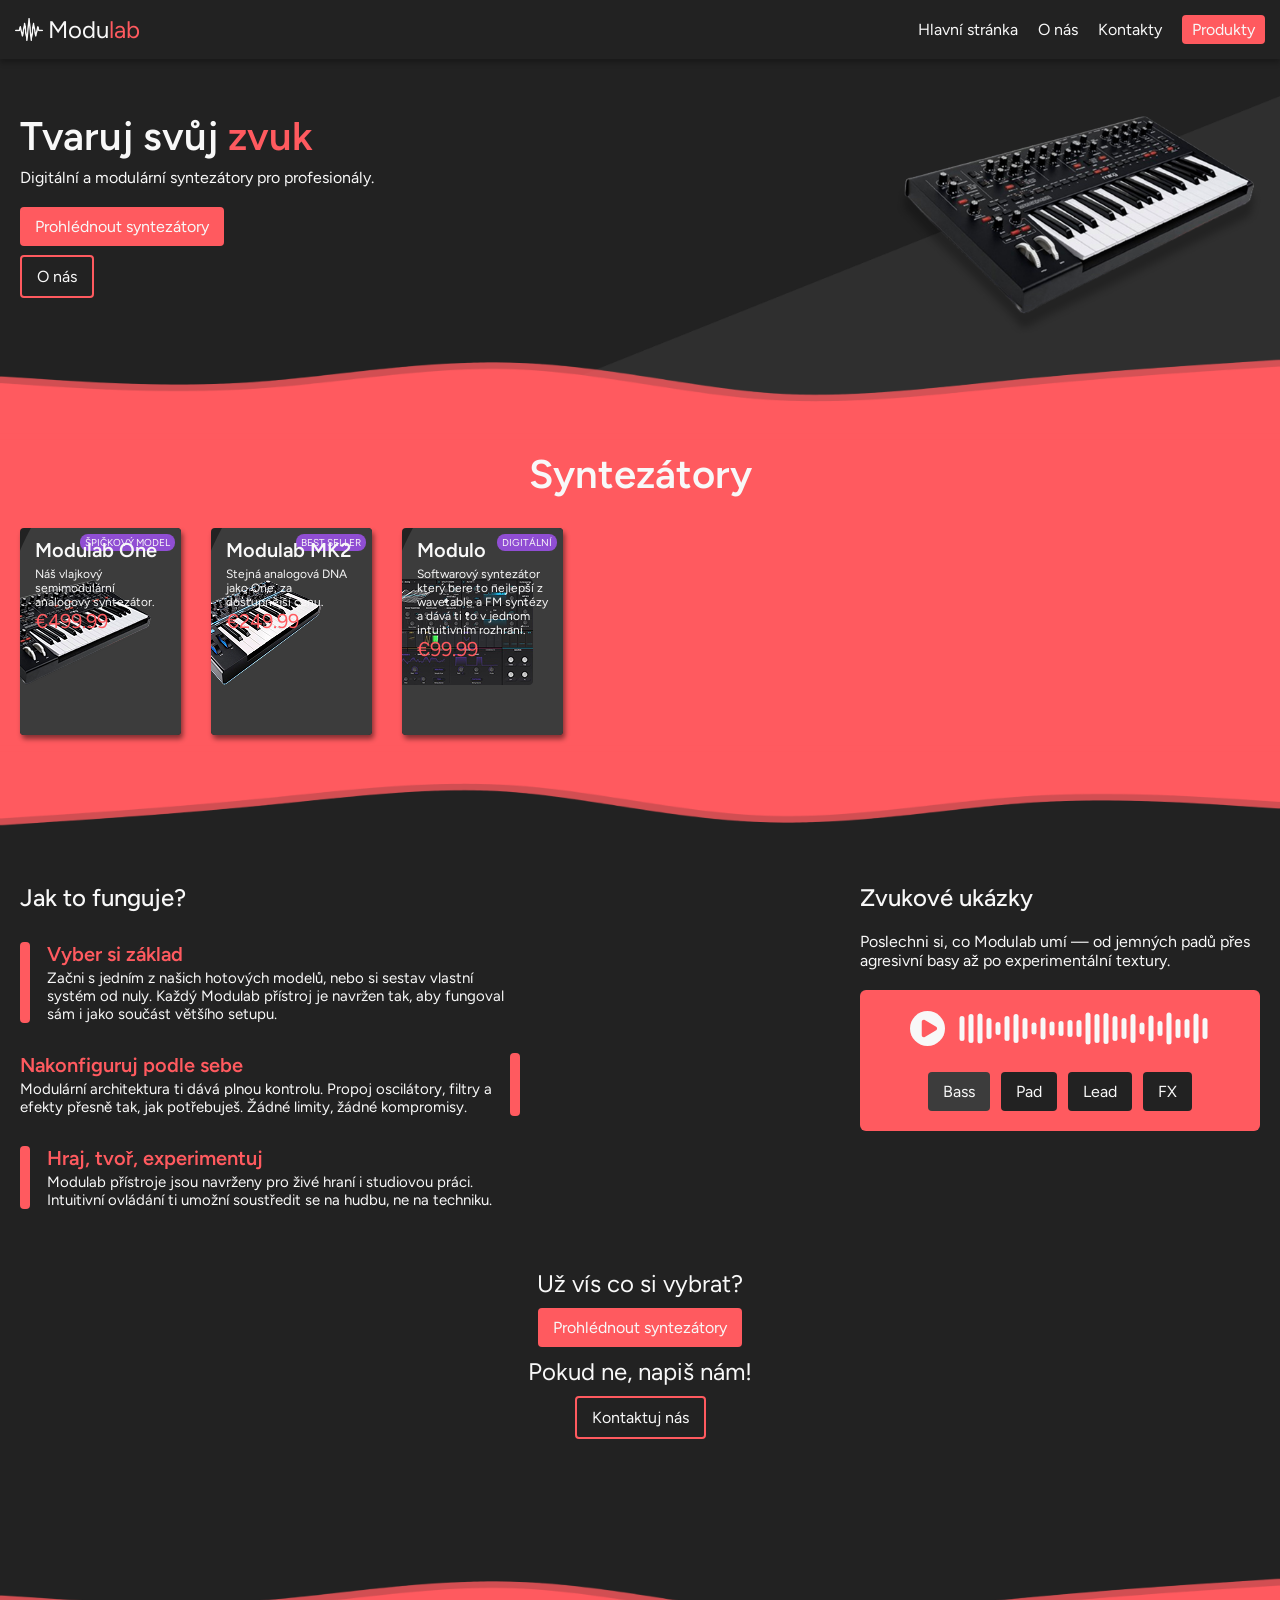
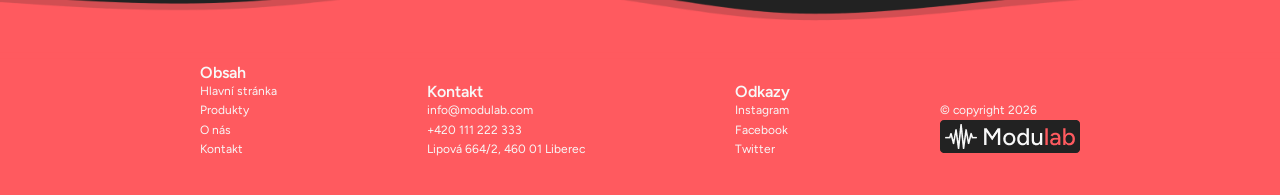
<file: index.html>
<!DOCTYPE html>
<html lang="cs">
<head>
    <meta charset="UTF-8">
    <meta name="viewport" content="width=device-width, initial-scale=1.0">
    <link rel="stylesheet" href="style.css">
    <link rel="icon" type="image/png "href="img/favicon.png">
    <style>@import url('https://fonts.googleapis.com/css2?family=Figtree:ital,wght@0,300..900;1,300..900&display=swap');</style>
    <title>Modulab</title>
</head>
<body>
    <nav class="navbar">
        <div class="navmenu">
            <a href="index.html" class="logo">
                <img src="img/iconWhite.png" alt="logoIcon" width="28">
                <div>Modu<span class="red"">lab</span></div>
            </a>
            <button id="hamburger">
                <div class="hamburger">
                    <div class="line"></div>
                    <div class="line"></div>
                    <div class="line"></div>
                </div>
            </button>
            <div class="navdesktop">
                <a href="index.html">Hlavní stránka</a>
                <a href="about/about.html">O nás</a>
                <a href="contact/contact.html">Kontakty</a>
                <a href="#products" class="button" style="padding: 5px 10px">Produkty</a>
            </div>
        </div>
        <div class="navhamburger">
            <a href="index.html">Hlavní stránka</a>
            <a href="about/about.html">O nás</a>
            <a href="contact/contact.html">Kontakty</a>
            <a href="#products" class="button" style="padding: 5px 10px">Produkty</a>
        </div>
    </nav>
    
    <section class="hero container">
        <div class="hero__header">
            <h1 class="header">Tvaruj svůj <span class="red">zvuk</span></h1>
            <p>Digitální a modulární syntezátory pro profesionály.</p>
        </div>
        <div class="hero__buttons">
            <a href="#products" class="button">Prohlédnout syntezátory</a>
            <a href="about/about.html" class="button-outline">O nás</a>
        </div>
    </section>

    <section class="products container" id="products">
        <img src="img/waveDesign.png" alt="waveDesign" class="products__designtop">
        <img src="img/waveDesign.png" alt="waveDesign" class="products__designbottom">
        <h2 class="products__title">Syntezátory</h2>
        <div class="products__products">
            <a href="products/synth1.html" class="productcard">
                <div class="productcard__info">
                    <div class="productcard__header">
                        <p class="productcard__title">Modulab One</p>
                        <p class="productcard__desc">Náš vlajkový semimodulární analogový syntezátor.</p>
                    </div>
                    <p class="productcard__price">€499.99</p>
                </div>

                <img src="img/products/synth1.png" alt="synthImage">
                <div class="tag">ŠPIČKOVÝ MODEL</div>
            </a>

            <a href="products/synth2.html" class="productcard">
                <div class="productcard__info">
                    <div class="productcard__header">
                        <p class="productcard__title">Modulab MK2</p>
                        <p class="productcard__desc">Stejná analogová DNA jako One, za dostupnější cenu.</p>
                    </div>
                    <p class="productcard__price">€249.99</p>
                </div>

                <img src="img/products/synth2.png" alt="synthImage">
                <div class="tag">BEST SELLER</div>
            </a>

            <a href="products/synth3.html" class="productcard">
                <div class="productcard__info">
                    <div class="productcard__header">
                        <p class="productcard__title">Modulo</p>
                        <p class="productcard__desc">Softwarový syntezátor který bere to nejlepší z wavetable a FM syntézy a dává ti to v jednom intuitivním rozhraní.</p>
                    </div>
                    <p class="productcard__price">€99.99</p>
                </div>

                <img src="img/products/synth3.png" alt="synthImage">
                <div class="tag">DIGITÁLNÍ</div>
            </a>
        </div>
    </section>

    <section class="tryout-howto container">
        <section class="howto">
            <h2>Jak to funguje?</h2>
            <div class="bullet">
                <div class="bullet__content">
                    <p class="bullet__title red">Vyber si základ</p>
                    <p class="bullet__text">Začni s jedním z našich hotových modelů, nebo si sestav vlastní systém od nuly. Každý Modulab přístroj je navržen tak, aby fungoval sám i jako součást většího setupu.</p>
                </div>
            </div>
            <div class="bullet-after">
                <div class="bullet__content">
                    <p class="bullet__title red">Nakonfiguruj podle sebe</p>
                    <p class="bullet__text">Modulární architektura ti dává plnou kontrolu. Propoj oscilátory, filtry a efekty přesně tak, jak potřebuješ. Žádné limity, žádné kompromisy.</p>
                </div>
            </div>
            <div class="bullet">
                <div class="bullet__content">
                    <p class="bullet__title red">Hraj, tvoř, experimentuj</p>
                    <p class="bullet__text">Modulab přístroje jsou navrženy pro živé hraní i studiovou práci. Intuitivní ovládání ti umožní soustředit se na hudbu, ne na techniku.</p>
                </div>
            </div>
        </section>

        <section class="tryout">
            <h2>Zvukové ukázky</h2>
            <p>Poslechni si, co Modulab umí — od jemných padů přes agresivní basy až po experimentální textury.</p>
            <div class="sample">
                <div class="sample__playback">
                    <button id="playBtn">
                        <img src="img/main/play.svg" alt="play" class="icon-play">
                        <img src="img/main/pause.svg" alt="pause" class="icon-pause">
                    </button>
                    <img src="img/main/waveform.svg" alt="waveform">
                </div>
                <div class="sample__buttons">
                    <button class="button-dark selected">Bass</button>
                    <button class="button-dark">Pad</button>
                    <button class="button-dark">Lead</button>
                    <button class="button-dark">FX</button>
                </div>
            </div>
        </section>
    </section>

    <section class="end container">
        <div class="question">
            <p class="question__text">Už vís co si vybrat?</p>
            <a href="#" class="button">Prohlédnout syntezátory</a>
        </div>
        <div class="question">
            <p class="question__text">Pokud ne, napiš nám!</p>
            <a href="contact/contact.html" class="button-outline">Kontaktuj nás</a>
        </div>
    </section>

    <footer>
        <div class="footer">
            <div class="footer__side">
                <ul class="footer__list">
                    <li class="listheader">Obsah</li>
                    <li><a href="index.html">Hlavní stránka</a></li>
                    <li><a href="#products">Produkty</a></li>
                    <li><a href="about/about.html">O nás</a></li>
                    <li><a href="contact/contact.html">Kontakt</a></li>
                </ul>

                <ul class="footer__list">
                    <li class="listheader">Kontakt</li>
                    <li><a href="mailto:info@modulab.com">info@modulab.com</a></li>
                    <li><a href="tel:+420111222333">+420 111 222 333</a></li>
                    <li><a href="https://www.google.com/maps/place/Lidl/@50.7653642,15.0593543,175m/data=!3m2!1e3!5s0x4709369e67c4dcb1:0xc8021bbb1bd5c57!4m6!3m5!1s0x470ecad2670abb27:0x167f1c577ecef35c!8m2!3d50.76522!4d15.0592099!16s%2Fg%2F113gwbtsg?entry=ttu&g_ep=EgoyMDI2MDQxOS4wIKXMDSoASAFQAw%3D%3D">Lipová 664/2, 460 01 Liberec</a></li>
                </ul>
            </div>
            <div class="footer__side">
                <ul class="footer__list">
                    <li class="listheader">Odkazy</li>
                    <li><a href="https://instagram.com">Instagram</a></li>
                    <li><a href="https://facebook.com">Facebook</a></li>
                    <li><a href="https://x.com">Twitter</a></li>
                </ul>

                <ul class="footer__list">
                    <li>© copyright 2026</li>
                    <li><a href="index.html"><img src="img/logoDark.png" alt="logoDark"></a></li>
                </ul>
            </div>
            <img src="img/waveDesign.png" alt="waveDesign" class="footer__design">
        </div>
    </footer>

    <img src="../img/BGdesignBIG.png" alt="BG" class="bgdesign-top">
    <img src="../img/heroImage.png" alt="synth" class="herodesign">

    <script src="script.js"></script>
    <script src="main.js"></script>
</body>
</html>
</file>
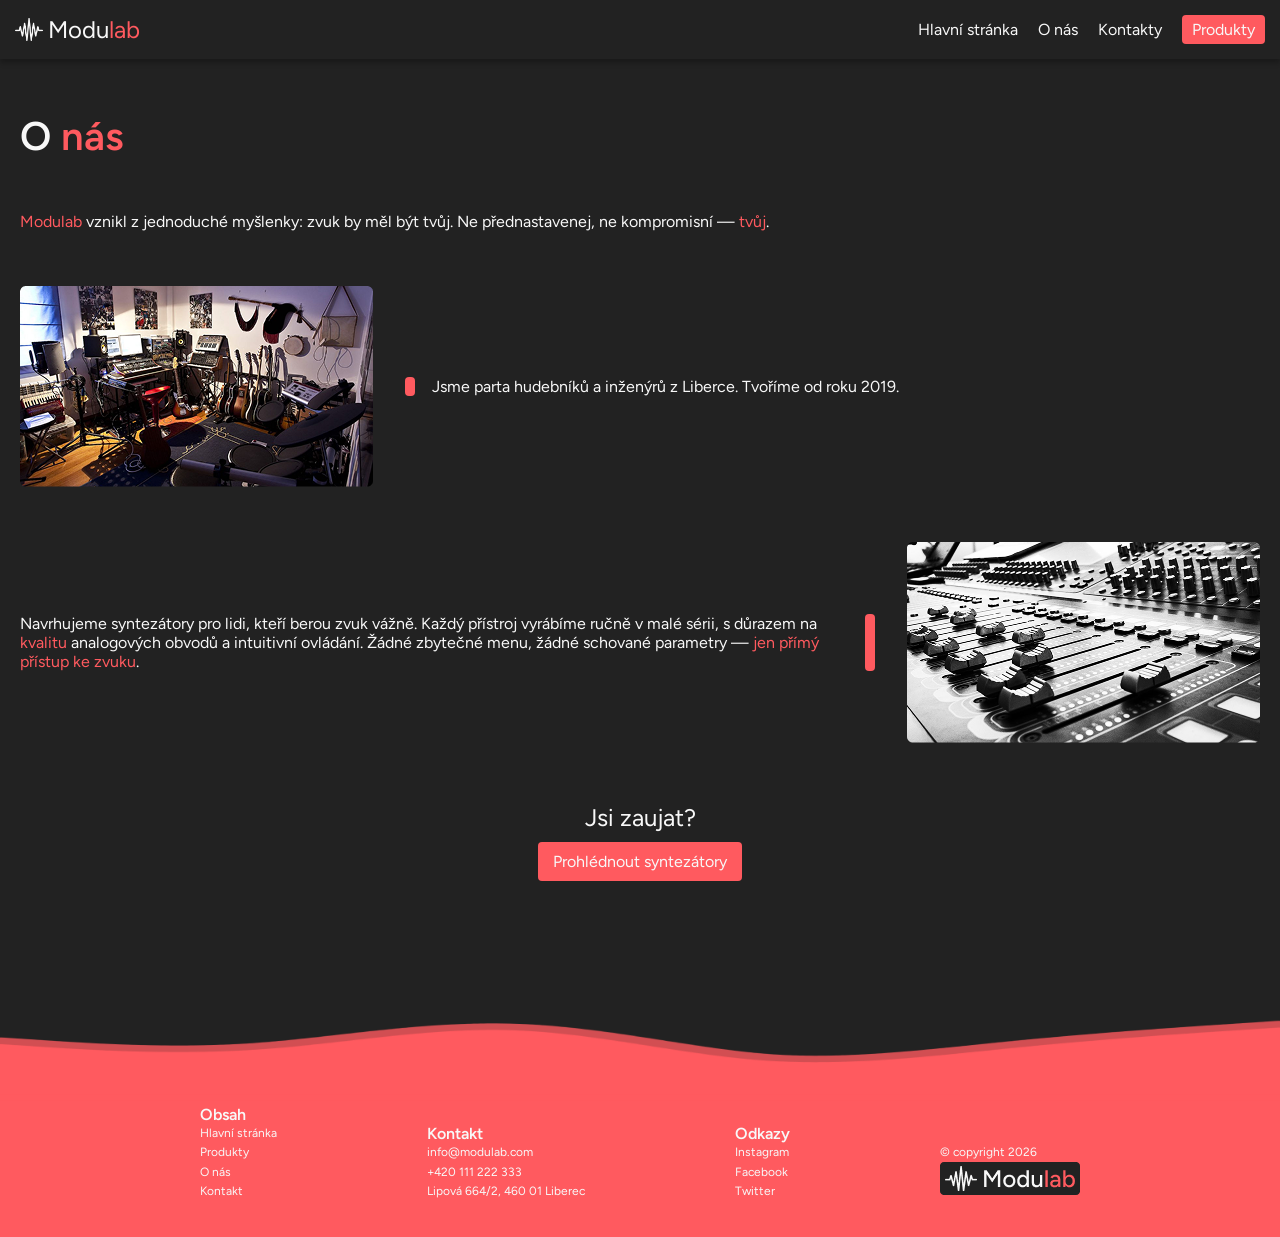
<file: about/about.html>
<!DOCTYPE html>
<html lang="cs">
<head>
    <meta charset="UTF-8">
    <meta name="viewport" content="width=device-width, initial-scale=1.0">
    <link rel="stylesheet" href="../style.css">
    <link rel="stylesheet" href="about.css">
    <link rel="icon" type="image/png "href="../img/favicon.png">
    <style>@import url('https://fonts.googleapis.com/css2?family=Figtree:ital,wght@0,300..900;1,300..900&display=swap');</style>
    <title>Modulab - O nás</title>
</head>
<body>
    <nav class="navbar">
        <div class="navmenu">
            <a href="../index.html" class="logo">
                <img src="../img/iconWhite.png" alt="logoIcon" width="28">
                <div>Modu<span class="red"">lab</span></div>
            </a>
            <button id="hamburger">
                <div class="hamburger">
                    <div class="line"></div>
                    <div class="line"></div>
                    <div class="line"></div>
                </div>
            </button>
            <div class="navdesktop">
                <a href="../index.html">Hlavní stránka</a>
                <a href="about.html">O nás</a>
                <a href="../contact/contact.html">Kontakty</a>
                <a href="../index.html#products" class="button" style="padding: 5px 10px">Produkty</a>
            </div>
        </div>
        <div class="navhamburger">
            <a href="../index.html">Hlavní stránka</a>
            <a href="about.html">O nás</a>
            <a href="../contact/contact.html">Kontakty</a>
            <a href="../index.html#products" class="button" style="padding: 5px 10px">Produkty</a>
        </div>
    </nav>
    
    <section class="hero container">
        <div class="hero__header">
            <h1 class="header">O <span class="red">nás</span></h1>
        </div>
    </section>

    <section class="aboutus container">
        <p><span class="red">Modulab</span> vznikl z jednoduché myšlenky: zvuk by měl být tvůj. Ne přednastavenej, ne kompromisní — <span class="red">tvůj</span>.</p>
        <div class="aboutus__figure">
            <img src="../img/about/studio.png" alt="Studio">
            <p>Jsme parta hudebníků a inženýrů z Liberce. Tvoříme od roku 2019.</p>
        </div>
        <div class="aboutus__figure-reversed">
            <img src="../img/about/mixing.png" alt="Mixing">
            <div>
                <p>Navrhujeme syntezátory pro lidi, kteří berou zvuk vážně. Každý přístroj vyrábíme ručně v malé sérii, s důrazem na <span class="red">kvalitu</span> analogových obvodů a intuitivní ovládání. Žádné zbytečné menu, žádné schované parametry — <span class="red">jen přímý přístup ke zvuku</span>.</p>
            </div>
        </div>
    </section>

    <section class="end">
        <div class="question">
            <p class="question__text">Jsi zaujat?</p>
            <a href="../index.html" class="button">Prohlédnout syntezátory</a>
        </div>
    </section>

    <footer>
        <div class="footer">
            <div class="footer__side">
                <ul class="footer__list">
                    <li class="listheader">Obsah</li>
                    <li><a href="../index.html">Hlavní stránka</a></li>
                    <li><a href="../index.html#products">Produkty</a></li>
                    <li><a href="about.html">O nás</a></li>
                    <li><a href="../contact/contact.html">Kontakt</a></li>
                </ul>

                <ul class="footer__list">
                    <li class="listheader">Kontakt</li>
                    <li><a href="mailto:info@modulab.com">info@modulab.com</a></li>
                    <li><a href="tel:+420111222333">+420 111 222 333</a></li>
                    <li><a href="https://www.google.com/maps/place/Lidl/@50.7653642,15.0593543,175m/data=!3m2!1e3!5s0x4709369e67c4dcb1:0xc8021bbb1bd5c57!4m6!3m5!1s0x470ecad2670abb27:0x167f1c577ecef35c!8m2!3d50.76522!4d15.0592099!16s%2Fg%2F113gwbtsg?entry=ttu&g_ep=EgoyMDI2MDQxOS4wIKXMDSoASAFQAw%3D%3D">Lipová 664/2, 460 01 Liberec</a></li>
                </ul>
            </div>
            <div class="footer__side">
                <ul class="footer__list">
                    <li class="listheader">Odkazy</li>
                    <li><a href="https://instagram.com">Instagram</a></li>
                    <li><a href="https://facebook.com">Facebook</a></li>
                    <li><a href="https://x.com">Twitter</a></li>
                </ul>

                <ul class="footer__list">
                    <li>© copyright 2026</li>
                    <li><a href="../index.html"><img src="../img/logoDark.png" alt="logoDark"></a></li>
                </ul>
            </div>
            <img src="../img/waveDesign.png" alt="waveDesign" class="footer__design">
        </div>
    </footer>

    <script src="../script.js"></script>
    <script src="about.js"></script>
</body>
</html>
</file>
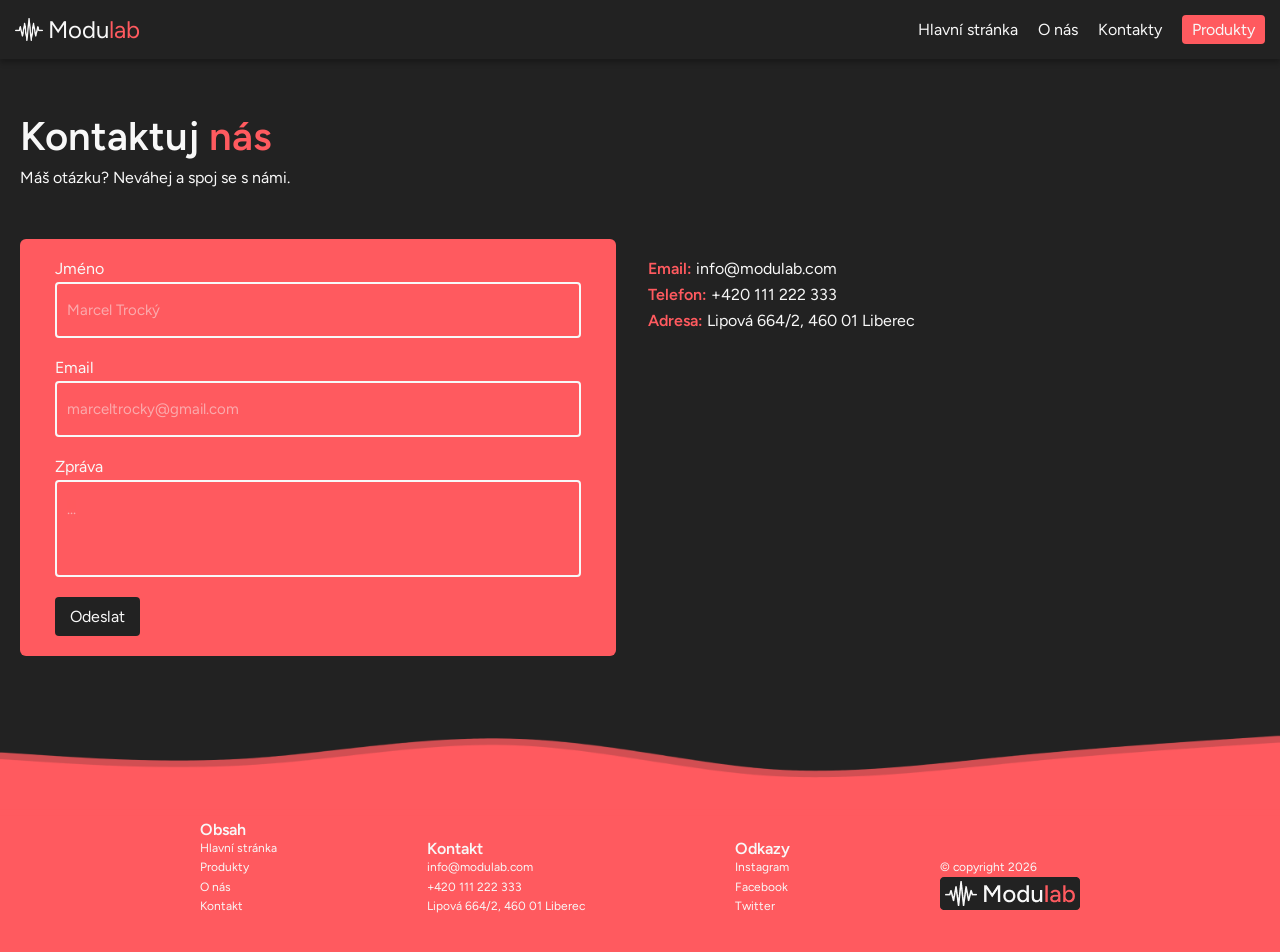
<file: contact/contact.html>
<!DOCTYPE html>
<html lang="cs">
<head>
    <meta charset="UTF-8">
    <meta name="viewport" content="width=device-width, initial-scale=1.0">
    <link rel="stylesheet" href="../style.css">
    <link rel="stylesheet" href="contact.css">
    <link rel="icon" type="image/png "href="../img/favicon.png">
    <style>@import url('https://fonts.googleapis.com/css2?family=Figtree:ital,wght@0,300..900;1,300..900&display=swap');</style>
    <title>Modulab - Kontakt</title>
</head>
<body>
    <nav class="navbar">
        <div class="navmenu">
            <a href="../index.html" class="logo">
                <img src="../img/iconWhite.png" alt="logoIcon" width="28">
                <div>Modu<span class="red"">lab</span></div>
            </a>
            <button id="hamburger">
                <div class="hamburger">
                    <div class="line"></div>
                    <div class="line"></div>
                    <div class="line"></div>
                </div>
            </button>
            <div class="navdesktop">
                <a href="../index.html">Hlavní stránka</a>
                <a href="../about/about.html">O nás</a>
                <a href="contact.html">Kontakty</a>
                <a href="../index.html#products" class="button" style="padding: 5px 10px">Produkty</a>
            </div>
        </div>
        <div class="navhamburger">
            <a href="../index.html">Hlavní stránka</a>
            <a href="../about/about.html">O nás</a>
            <a href="contact.html">Kontakty</a>
            <a href="../index.html#products" class="button" style="padding: 5px 10px">Produkty</a>
        </div>
    </nav>
    
    <section class="hero container">
        <div class="hero__header">
            <h1 class="header">Kontaktuj <span class="red">nás</span></h1>
            <p>Máš otázku? Neváhej a spoj se s námi.</p>
        </div>
    </section>

    <section class="form-info container">
        <section class="form">
            <div>
                <p>Jméno</p>
                <input type="text" placeholder="Marcel Trocký">
            </div>
            <div>
                <p>Email</p>
                <input type="text" placeholder="marceltrocky@gmail.com">
            </div>
            <div class="form__message">
                <p>Zpráva</p>
                <textarea placeholder="..."></textarea>
            </div>
            <a href="#" class="button-dark">Odeslat</a>
        </section>

        <section class="contactinfo">
            <div><span class="red bold">Email:</span> info@modulab.com</div>
            <div><span class="red bold">Telefon:</span> +420 111 222 333</div>
            <div><span class="red bold">Adresa:</span> Lipová 664/2, 460 01 Liberec</div>
        </section>
    </section>

    <footer>
        <div class="footer">
            <div class="footer__side">
                <ul class="footer__list">
                    <li class="listheader">Obsah</li>
                    <li><a href="../index.html">Hlavní stránka</a></li>
                    <li><a href="../index.html#products">Produkty</a></li>
                    <li><a href="../about/about.css">O nás</a></li>
                    <li><a href="contact.html">Kontakt</a></li>
                </ul>

                <ul class="footer__list">
                    <li class="listheader">Kontakt</li>
                    <li><a href="mailto:info@modulab.com">info@modulab.com</a></li>
                    <li><a href="tel:+420111222333">+420 111 222 333</a></li>
                    <li><a href="https://www.google.com/maps/place/Lidl/@50.7653642,15.0593543,175m/data=!3m2!1e3!5s0x4709369e67c4dcb1:0xc8021bbb1bd5c57!4m6!3m5!1s0x470ecad2670abb27:0x167f1c577ecef35c!8m2!3d50.76522!4d15.0592099!16s%2Fg%2F113gwbtsg?entry=ttu&g_ep=EgoyMDI2MDQxOS4wIKXMDSoASAFQAw%3D%3D">Lipová 664/2, 460 01 Liberec</a></li>
                </ul>
            </div>
            <div class="footer__side">
                <ul class="footer__list">
                    <li class="listheader">Odkazy</li>
                    <li><a href="https://instagram.com">Instagram</a></li>
                    <li><a href="https://facebook.com">Facebook</a></li>
                    <li><a href="https://x.com">Twitter</a></li>
                </ul>

                <ul class="footer__list">
                    <li>© copyright 2026</li>
                    <li><a href="../index.html"><img src="../img/logoDark.png" alt="logoDark"></a></li>
                </ul>
            </div>
            <img src="../img/waveDesign.png" alt="waveDesign" class="footer__design">
        </div>
    </footer>
    <script src="../script.js"></script>
</body>
</html>
</file>
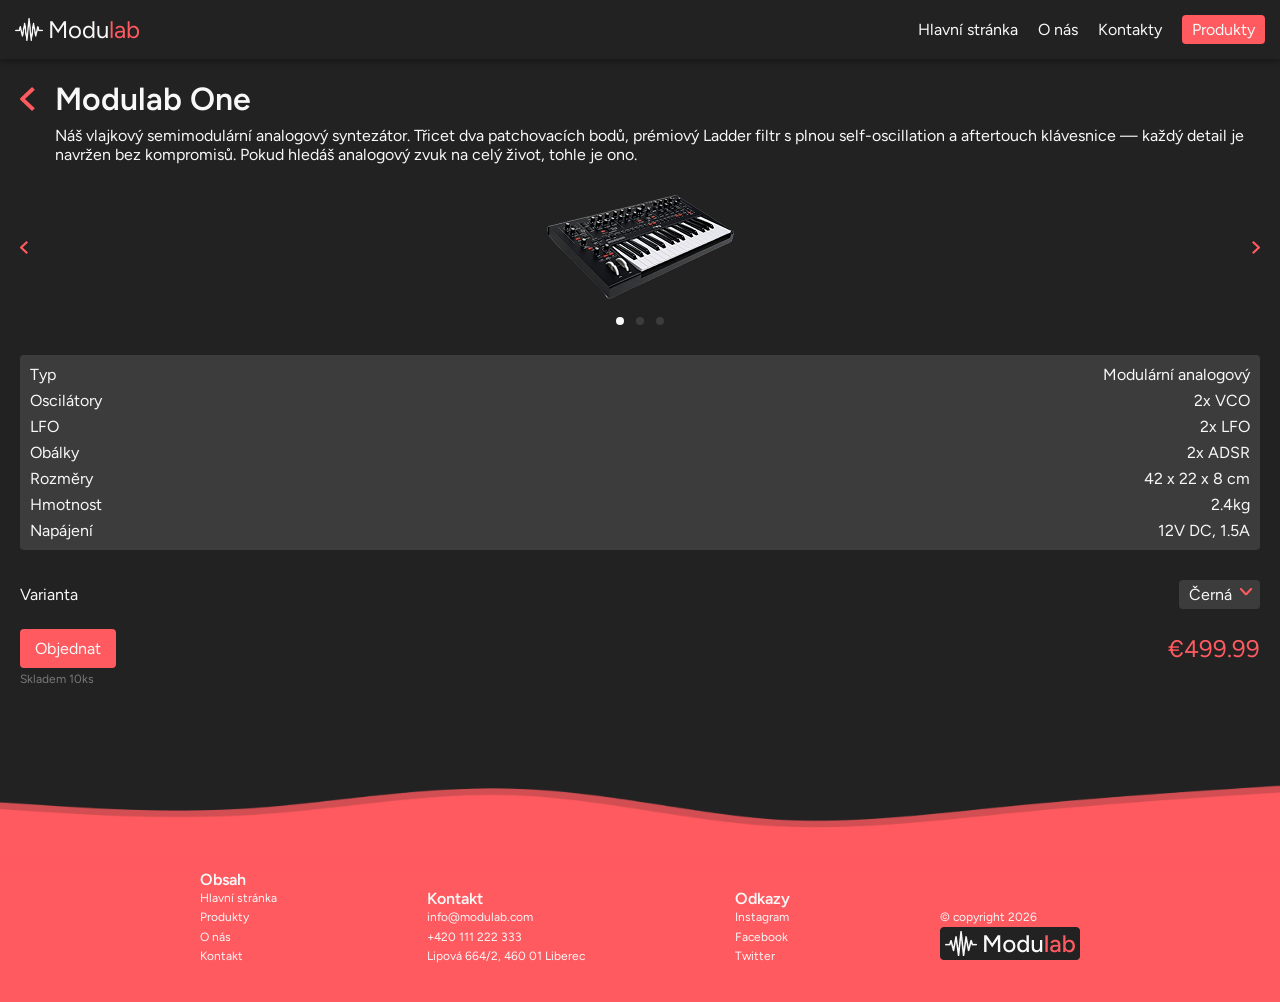
<file: products/synth1.html>
<!DOCTYPE html>
<html lang="cs">
<head>
    <meta charset="UTF-8">
    <meta name="viewport" content="width=device-width, initial-scale=1.0">
    <link rel="stylesheet" href="../style.css">
    <link rel="stylesheet" href="product.css">
    <link rel="icon" type="image/png "href="../img/favicon.png">
    <style>@import url('https://fonts.googleapis.com/css2?family=Figtree:ital,wght@0,300..900;1,300..900&display=swap');</style>
    <title>Modulab - Modulab One</title>
</head>
<body>
    <nav class="navbar">
        <div class="navmenu">
            <a href="../index.html" class="logo">
                <img src="../img/iconWhite.png" alt="logoIcon" width="28">
                <div>Modu<span class="red"">lab</span></div>
            </a>
            <button id="hamburger">
                <div class="hamburger">
                    <div class="line"></div>
                    <div class="line"></div>
                    <div class="line"></div>
                </div>
            </button>
            <div class="navdesktop">
                <a href="../index.html">Hlavní stránka</a>
                <a href="../about/about.html">O nás</a>
                <a href="../contact/contact.html">Kontakty</a>
                <a href="../index.html#products" class="button" style="padding: 5px 10px">Produkty</a>
            </div>
        </div>
        <div class="navhamburger">
            <a href="../index.html">Hlavní stránka</a>
            <a href="../about/about.html">O nás</a>
            <a href="../contact/contact.html">Kontakty</a>
            <a href="../index.html#products" class="button" style="padding: 5px 10px">Produkty</a>
        </div>
    </nav>
    
    <section class="product container">
        <div class="product__hero">
            <button onclick="goBack()" style="padding: 7px 0"><img src="../img/smallArrow.svg" alt="back" width="15" height="24"></button>
            <div class="product__titledesc">
                <h1>Modulab One</h1>
                <p>Náš vlajkový semimodulární analogový syntezátor. Třicet dva patchovacích bodů, prémiový Ladder filtr s plnou self-oscillation a aftertouch klávesnice — každý detail je navržen bez kompromisů. Pokud hledáš analogový zvuk na celý život, tohle je ono.</p>
            </div>
        </div>
        <div class="product__preview">
            <div class="spacebtwn">
                <img src="../img/smallArrow.svg" alt="arrow">
                <img src="../img/products/synth1.png" alt="synthImage">
                <img src="../img/smallArrow.svg" alt="arrow" class="arrowright">
            </div>
            <div class="points">
                <img src="../img/point.svg" alt="point">
                <img src="../img/pointoff.svg" alt="point">
                <img src="../img/pointoff.svg" alt="point">
            </div>
        </div>
        <div class="product__specs">
            <div class="spacebtwn">
                <p>Typ</p>
                <p>Modulární analogový</p>
            </div>
            <div class="spacebtwn">
                <p>Oscilátory</p>
                <p>2x VCO</p>
            </div>
            <div class="spacebtwn">
                <p>LFO</p>
                <p>2x LFO</p>
            </div>
            <div class="spacebtwn">
                <p>Obálky</p>
                <p>2x ADSR</p>
            </div>
            <div class="spacebtwn">
                <p>Rozměry</p>
                <p>42 x 22 x 8 cm</p>
            </div>
            <div class="spacebtwn">
                <p>Hmotnost</p>
                <p>2.4kg</p>
            </div>
            <div class="spacebtwn">
                <p>Napájení</p>
                <p>12V DC, 1.5A</p>
            </div>
        </div>
        <div class="product__purchaseinfo">
            <div class="product__purchasemenu">
                <div class="spacebtwn">
                    <p>Varianta</p>
                    <button class="dropdown">
                        <p>Černá</p>
                        <img src="../img/smallArrow.svg" alt="arrow" class="arrowdown" width="8">
                    </button>
                </div>
                <div class="spacebtwn">
                    <button class="button">Objednat</button>
                    <p class="product__price">€499.99</p>
                </div>
            </div>
            <p class="product__stock">Skladem 10ks</p>
        </div>
    </section>

    <footer>
        <div class="footer">
            <div class="footer__side">
                <ul class="footer__list">
                    <li class="listheader">Obsah</li>
                    <li><a href="../index.html">Hlavní stránka</a></li>
                    <li><a href="../index.html#products">Produkty</a></li>
                    <li><a href="../about/about.css">O nás</a></li>
                    <li><a href="../contact/contact.html">Kontakt</a></li>
                </ul>

                <ul class="footer__list">
                    <li class="listheader">Kontakt</li>
                    <li><a href="mailto:info@modulab.com">info@modulab.com</a></li>
                    <li><a href="tel:+420111222333">+420 111 222 333</a></li>
                    <li><a href="https://www.google.com/maps/place/Lidl/@50.7653642,15.0593543,175m/data=!3m2!1e3!5s0x4709369e67c4dcb1:0xc8021bbb1bd5c57!4m6!3m5!1s0x470ecad2670abb27:0x167f1c577ecef35c!8m2!3d50.76522!4d15.0592099!16s%2Fg%2F113gwbtsg?entry=ttu&g_ep=EgoyMDI2MDQxOS4wIKXMDSoASAFQAw%3D%3D">Lipová 664/2, 460 01 Liberec</a></li>
                </ul>
            </div>
            <div class="footer__side">
                <ul class="footer__list">
                    <li class="listheader">Odkazy</li>
                    <li><a href="https://instagram.com">Instagram</a></li>
                    <li><a href="https://facebook.com">Facebook</a></li>
                    <li><a href="https://x.com">Twitter</a></li>
                </ul>

                <ul class="footer__list">
                    <li>© copyright 2026</li>
                    <li><a href="../index.html"><img src="../img/logoDark.png" alt="logoDark"></a></li>
                </ul>
            </div>
            <img src="../img/waveDesign.png" alt="waveDesign" class="footer__design">
        </div>
    </footer>
    <script src="../script.js"></script>
</body>
</html>
</file>
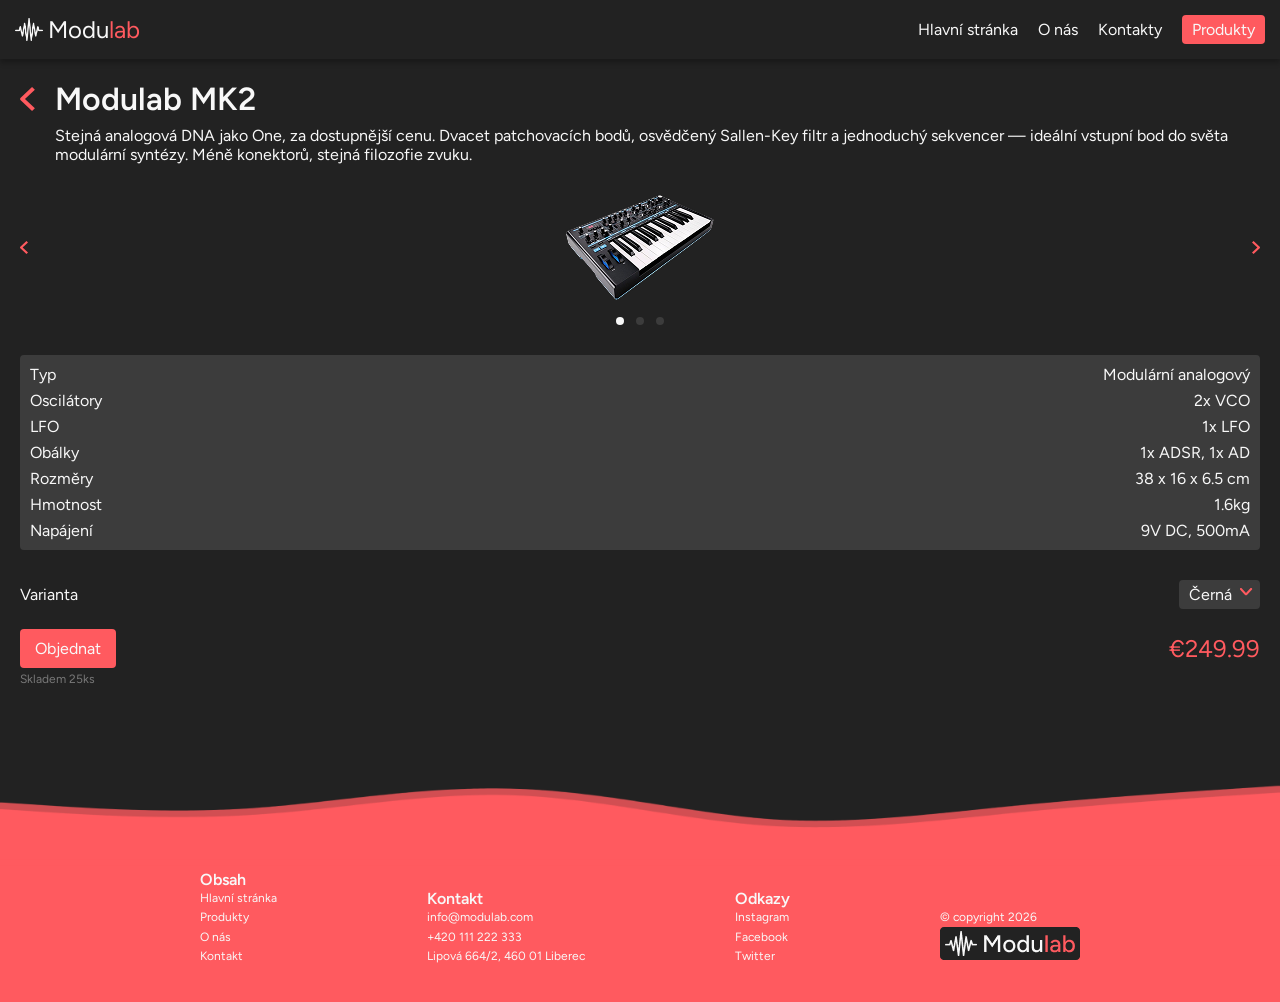
<file: products/synth2.html>
<!DOCTYPE html>
<html lang="cs">
<head>
    <meta charset="UTF-8">
    <meta name="viewport" content="width=device-width, initial-scale=1.0">
    <link rel="stylesheet" href="../style.css">
    <link rel="stylesheet" href="product.css">
    <link rel="icon" type="image/png "href="../img/favicon.png">
    <style>@import url('https://fonts.googleapis.com/css2?family=Figtree:ital,wght@0,300..900;1,300..900&display=swap');</style>
    <title>Modulab - Modulab MK2</title>
</head>
<body>
    <nav class="navbar">
        <div class="navmenu">
            <a href="../index.html" class="logo">
                <img src="../img/iconWhite.png" alt="logoIcon" width="28">
                <div>Modu<span class="red"">lab</span></div>
            </a>
            <button id="hamburger">
                <div class="hamburger">
                    <div class="line"></div>
                    <div class="line"></div>
                    <div class="line"></div>
                </div>
            </button>
            <div class="navdesktop">
                <a href="../index.html">Hlavní stránka</a>
                <a href="../about/about.html">O nás</a>
                <a href="../contact/contact.html">Kontakty</a>
                <a href="../index.html#products" class="button" style="padding: 5px 10px">Produkty</a>
            </div>
        </div>
        <div class="navhamburger">
            <a href="../index.html">Hlavní stránka</a>
            <a href="../about/about.html">O nás</a>
            <a href="../contact/contact.html">Kontakty</a>
            <a href="../index.html#products" class="button" style="padding: 5px 10px">Produkty</a>
        </div>
    </nav>
    
    <section class="product container">
        <div class="product__hero">
            <button onclick="goBack()" style="padding: 7px 0"><img src="../img/smallArrow.svg" alt="back" width="15" height="24"></button>
            <div class="product__titledesc">
                <h1>Modulab MK2</h1>
                <p>Stejná analogová DNA jako One, za dostupnější cenu. Dvacet patchovacích bodů, osvědčený Sallen-Key filtr a jednoduchý sekvencer — ideální vstupní bod do světa modulární syntézy. Méně konektorů, stejná filozofie zvuku.</p>
            </div>
        </div>
        <div class="product__preview">
            <div class="spacebtwn">
                <img src="../img/smallArrow.svg" alt="arrow">
                <img src="../img/products/synth2.png" alt="synthImage">
                <img src="../img/smallArrow.svg" alt="arrow" class="arrowright">
            </div>
            <div class="points">
                <img src="../img/point.svg" alt="point">
                <img src="../img/pointoff.svg" alt="point">
                <img src="../img/pointoff.svg" alt="point">
            </div>
        </div>
        <div class="product__specs">
            <div class="spacebtwn">
                <p>Typ</p>
                <p>Modulární analogový</p>
            </div>
            <div class="spacebtwn">
                <p>Oscilátory</p>
                <p>2x VCO</p>
            </div>
            <div class="spacebtwn">
                <p>LFO</p>
                <p>1x LFO</p>
            </div>
            <div class="spacebtwn">
                <p>Obálky</p>
                <p>1x ADSR, 1x AD</p>
            </div>
            <div class="spacebtwn">
                <p>Rozměry</p>
                <p>38 x 16 x 6.5 cm</p>
            </div>
            <div class="spacebtwn">
                <p>Hmotnost</p>
                <p>1.6kg</p>
            </div>
            <div class="spacebtwn">
                <p>Napájení</p>
                <p>9V DC, 500mA</p>
            </div>
        </div>
        <div class="product__purchaseinfo">
            <div class="product__purchasemenu">
                <div class="spacebtwn">
                    <p>Varianta</p>
                    <button class="dropdown">
                        <p>Černá</p>
                        <img src="../img/smallArrow.svg" alt="arrow" class="arrowdown" width="8">
                    </button>
                </div>
                <div class="spacebtwn">
                    <button class="button">Objednat</button>
                    <p class="product__price">€249.99</p>
                </div>
            </div>
            <p class="product__stock">Skladem 25ks</p>
        </div>
    </section>

    <footer>
        <div class="footer">
            <div class="footer__side">
                <ul class="footer__list">
                    <li class="listheader">Obsah</li>
                    <li><a href="../index.html">Hlavní stránka</a></li>
                    <li><a href="../index.html#products">Produkty</a></li>
                    <li><a href="../about/about.css">O nás</a></li>
                    <li><a href="../contact/contact.html">Kontakt</a></li>
                </ul>

                <ul class="footer__list">
                    <li class="listheader">Kontakt</li>
                    <li><a href="mailto:info@modulab.com">info@modulab.com</a></li>
                    <li><a href="tel:+420111222333">+420 111 222 333</a></li>
                    <li><a href="https://www.google.com/maps/place/Lidl/@50.7653642,15.0593543,175m/data=!3m2!1e3!5s0x4709369e67c4dcb1:0xc8021bbb1bd5c57!4m6!3m5!1s0x470ecad2670abb27:0x167f1c577ecef35c!8m2!3d50.76522!4d15.0592099!16s%2Fg%2F113gwbtsg?entry=ttu&g_ep=EgoyMDI2MDQxOS4wIKXMDSoASAFQAw%3D%3D">Lipová 664/2, 460 01 Liberec</a></li>
                </ul>
            </div>
            <div class="footer__side">
                <ul class="footer__list">
                    <li class="listheader">Odkazy</li>
                    <li><a href="https://instagram.com">Instagram</a></li>
                    <li><a href="https://facebook.com">Facebook</a></li>
                    <li><a href="https://x.com">Twitter</a></li>
                </ul>

                <ul class="footer__list">
                    <li>© copyright 2026</li>
                    <li><a href="../index.html"><img src="../img/logoDark.png" alt="logoDark"></a></li>
                </ul>
            </div>
            <img src="../img/waveDesign.png" alt="waveDesign" class="footer__design">
        </div>
    </footer>
    <script src="../script.js"></script>
</body>
</html>
</file>
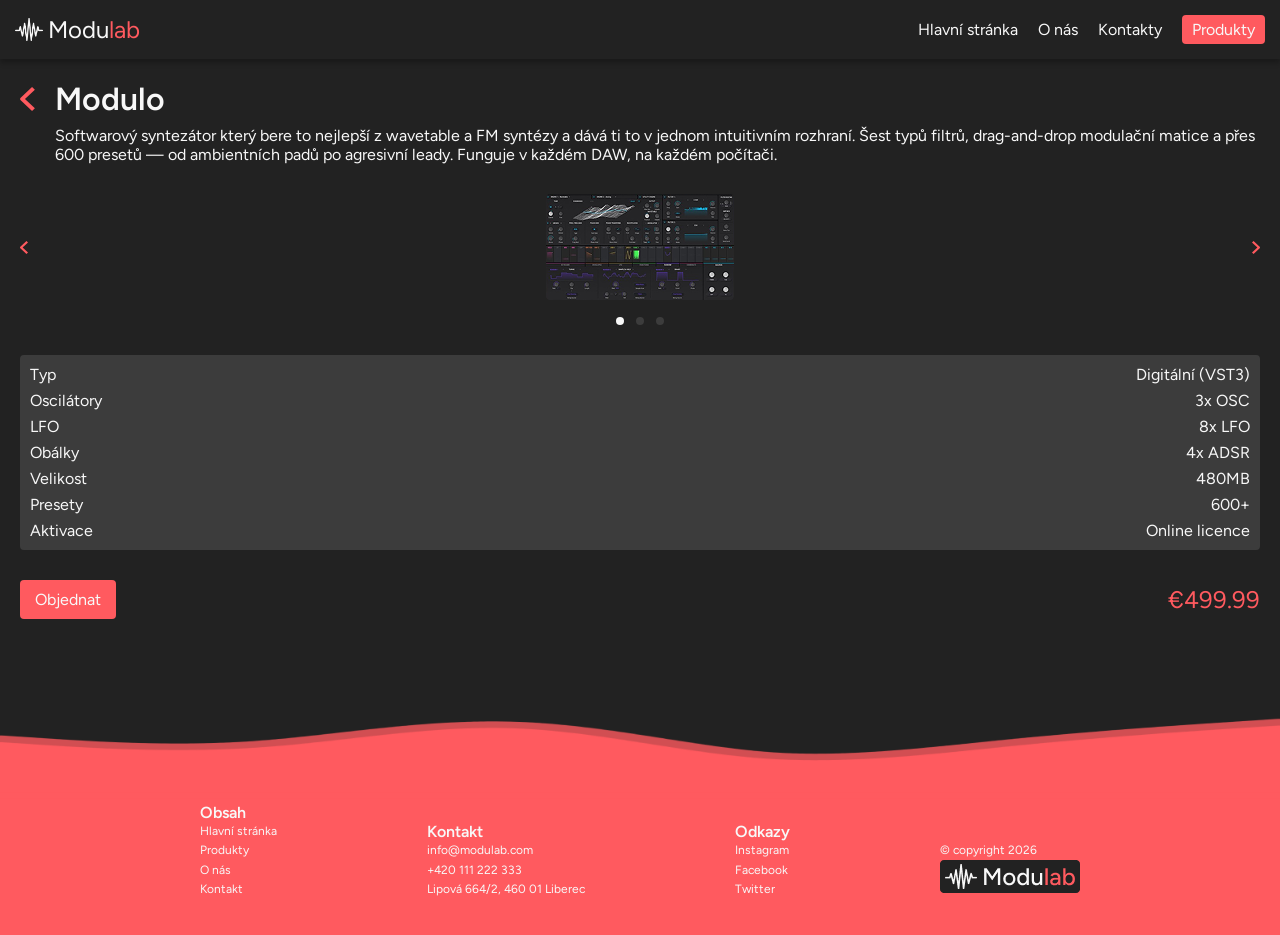
<file: products/synth3.html>
<!DOCTYPE html>
<html lang="cs">
<head>
    <meta charset="UTF-8">
    <meta name="viewport" content="width=device-width, initial-scale=1.0">
    <link rel="stylesheet" href="../style.css">
    <link rel="stylesheet" href="product.css">
    <link rel="icon" type="image/png "href="../img/favicon.png">
    <style>@import url('https://fonts.googleapis.com/css2?family=Figtree:ital,wght@0,300..900;1,300..900&display=swap');</style>
    <title>Modulab - Modulo</title>
</head>
<body>
    <nav class="navbar">
        <div class="navmenu">
            <a href="../index.html" class="logo">
                <img src="../img/iconWhite.png" alt="logoIcon" width="28">
                <div>Modu<span class="red"">lab</span></div>
            </a>
            <button id="hamburger">
                <div class="hamburger">
                    <div class="line"></div>
                    <div class="line"></div>
                    <div class="line"></div>
                </div>
            </button>
            <div class="navdesktop">
                <a href="../index.html">Hlavní stránka</a>
                <a href="../about/about.html">O nás</a>
                <a href="../contact/contact.html">Kontakty</a>
                <a href="../index.html#products" class="button" style="padding: 5px 10px">Produkty</a>
            </div>
        </div>
        <div class="navhamburger">
            <a href="../index.html">Hlavní stránka</a>
            <a href="../about/about.html">O nás</a>
            <a href="../contact/contact.html">Kontakty</a>
            <a href="../index.html#products" class="button" style="padding: 5px 10px">Produkty</a>
        </div>
    </nav>
    
    <section class="product container">
        <div class="product__hero">
            <button onclick="goBack()" style="padding: 7px 0"><img src="../img/smallArrow.svg" alt="back" width="15" height="24"></button>
            <div class="product__titledesc">
                <h1>Modulo</h1>
                <p>Softwarový syntezátor který bere to nejlepší z wavetable a FM syntézy a dává ti to v jednom intuitivním rozhraní. Šest typů filtrů, drag-and-drop modulační matice a přes 600 presetů — od ambientních padů po agresivní leady. Funguje v každém DAW, na každém počítači.</p>
            </div>
        </div>
        <div class="product__preview">
            <div class="spacebtwn">
                <img src="../img/smallArrow.svg" alt="arrow">
                <img src="../img/products/synth3.png" alt="synthImage">
                <img src="../img/smallArrow.svg" alt="arrow" class="arrowright">
            </div>
            <div class="points">
                <img src="../img/point.svg" alt="point">
                <img src="../img/pointoff.svg" alt="point">
                <img src="../img/pointoff.svg" alt="point">
            </div>
        </div>
        <div class="product__specs">
            <div class="spacebtwn">
                <p>Typ</p>
                <p>Digitální (VST3)</p>
            </div>
            <div class="spacebtwn">
                <p>Oscilátory</p>
                <p>3x OSC</p>
            </div>
            <div class="spacebtwn">
                <p>LFO</p>
                <p>8x LFO</p>
            </div>
            <div class="spacebtwn">
                <p>Obálky</p>
                <p>4x ADSR</p>
            </div>
            <div class="spacebtwn">
                <p>Velikost</p>
                <p>480MB</p>
            </div>
            <div class="spacebtwn">
                <p>Presety</p>
                <p>600+</p>
            </div>
            <div class="spacebtwn">
                <p>Aktivace</p>
                <p>Online licence</p>
            </div>
        </div>
        <div class="product__purchaseinfo">
            <div class="product__purchasemenu">
                <div class="spacebtwn">
                    <button class="button">Objednat</button>
                    <p class="product__price">€499.99</p>
                </div>
            </div>
        </div>
    </section>

    <footer>
        <div class="footer">
            <div class="footer__side">
                <ul class="footer__list">
                    <li class="listheader">Obsah</li>
                    <li><a href="../index.html">Hlavní stránka</a></li>
                    <li><a href="../index.html#products">Produkty</a></li>
                    <li><a href="../about/about.css">O nás</a></li>
                    <li><a href="../contact/contact.html">Kontakt</a></li>
                </ul>

                <ul class="footer__list">
                    <li class="listheader">Kontakt</li>
                    <li><a href="mailto:info@modulab.com">info@modulab.com</a></li>
                    <li><a href="tel:+420111222333">+420 111 222 333</a></li>
                    <li><a href="https://www.google.com/maps/place/Lidl/@50.7653642,15.0593543,175m/data=!3m2!1e3!5s0x4709369e67c4dcb1:0xc8021bbb1bd5c57!4m6!3m5!1s0x470ecad2670abb27:0x167f1c577ecef35c!8m2!3d50.76522!4d15.0592099!16s%2Fg%2F113gwbtsg?entry=ttu&g_ep=EgoyMDI2MDQxOS4wIKXMDSoASAFQAw%3D%3D">Lipová 664/2, 460 01 Liberec</a></li>
                </ul>
            </div>
            <div class="footer__side">
                <ul class="footer__list">
                    <li class="listheader">Odkazy</li>
                    <li><a href="https://instagram.com">Instagram</a></li>
                    <li><a href="https://facebook.com">Facebook</a></li>
                    <li><a href="https://x.com">Twitter</a></li>
                </ul>

                <ul class="footer__list">
                    <li>© copyright 2026</li>
                    <li><a href="../index.html"><img src="../img/logoDark.png" alt="logoDark"></a></li>
                </ul>
            </div>
            <img src="../img/waveDesign.png" alt="waveDesign" class="footer__design">
        </div>
    </footer>
    <script src="../script.js"></script>
</body>
</html>
</file>
<file: style.css>
html {
    /* COLORS */
    --black: #222222;
    --gray: #3C3C3C;
    --white: #F8F8F8;
    --red: #FF5A5F;
    --purple: #904ED3;

    /* FONT WEIGHT */
    --medium: 500;
    --semibold: 600;

    font-family: 'Figtree', sans-serif;
    scroll-behavior: smooth;

    background-color: var(--black);
    color: var(--white);
}

/* MAIN */
body {
    padding-top: 60px;
    margin: 0;
    position: relative;
    display: flex;
    flex-direction: column;
}

p {
    margin: 0;
}

a {
    text-decoration: none;
    color: inherit;
}

ul {
    padding: 0;
}

h1 {
    margin: 0;
    font-size: 32px;
    font-weight: var(--semibold);
}

h2 {
    margin: 0;
    font-size: 24px;
    font-weight: var(--medium);
}

button {
    background: none;
    border: none;
    padding: 0;
    cursor: pointer;
    font-family: inherit;
    font-size: inherit;
    color: inherit;
}

.red {
    color: var(--red);
}

.bold {
    font-weight: var(--semibold);
}

.container {
    padding: 0 20px;
}

/* NAVBAR */
.navbar {
    position: fixed;
    top: 0;
    left: 0;
    right: 0;
    z-index: 67;
    display: flex;
    flex-direction: column;
    gap: 20px;
    padding: 15px;
    box-shadow: 0 4px 5px #00000041;
    background-color: var(--black);
}

.navmenu {
    display: flex;
    justify-content: space-between;
    align-items: center;
}

.navhamburger {
    display: none;
}

.navopen {
    display: flex;
    flex-direction: column;
    gap: 15px;
    align-items: start;
}

.navdesktop {
    display: none;
}

.logo {
    display: flex;
    align-items: center;
    gap: 5px;
    font-size: 24px;
}

.hamburger {
    display: flex;
    flex-direction: column;
    gap: 4px;
}

.line {
    width: 25px;
    height: 4px;
    background-color: var(--white);
    border-radius: 4px;
}

/* HERO */
.header {
    font-size: 32px;
    font-weight: var(--semibold);
}

.hero {
    display: flex;
    flex-direction: column;
    gap: 20px;
    margin: 10px 0;
    padding: 20px;
}

.hero__header {
    display: flex;
    flex-direction: column;
    gap: 8px;
}

.hero__header h1, p {
    margin: 0;
}

.hero__buttons {
    display: flex;
    flex-direction: column;
    align-items: start;
    gap: 9px;
}

/* PRODUCTS */
.products {
    display: flex;
    flex-direction: column;
    background-color: var(--red);
    gap: 30px;
    align-items: center;
    position: relative;
    margin: 5em 0 8em;
    padding: 20px;
}

.products__products {
    display: flex;
    flex-direction: column;
    gap: 30px;
    width: 100%;
}

.products__title {
    font-size: 32px;
    font-weight: var(--semibold);
    align-self: start;
}

.products__designtop {
    position: absolute;
    width: 100%;
    height: 82px;
    top: -72px;
    left: 0;
}

.products__designbottom {
    position: absolute;
    bottom: -72px;
    height: 82px;
    left: 0;
    width: 100%;
    transform: rotate(180deg)
}

/* PRODUCT CARD */
.productcard {
    background-color: var(--black);
    border-radius: 4px;
    padding: 10px 15px;
    width: stretch;
    height: 187px;
    position: relative;
    box-shadow: 2px 4px 5px #00000077;
    overflow: hidden;
    transition: ease-out 0.2s;
}

.productcard:hover {
    transform: translateY(-5px);
}

.productcard::before {
    content: "";
    position: absolute;
    right: -120px;
    top: -80px;
    width: 300px;
    height: 400px;
    background-color: var(--gray);
    border-radius: 50%;
    pointer-events: none;
}

.productcard img {
    position: absolute;
    right: 30px;
    top: 50%;
    transform: translateY(-50%);

    width: 188px;
    height: 106px;
    object-fit: contain;
}

.productcard__info {
    display: flex;
    flex-direction: column;
    justify-content: space-between;
    height: stretch;
    width: 131px;
    z-index: 21;
    position: relative;
}

.productcard__header {
    display: flex;
    flex-direction: column;
    gap: 5px;
}

.productcard__title {
    font-size: 20px;
    font-weight: var(--semibold);
}

.productcard__desc {
    font-size: 12px;
}

.productcard__price {
    color: var(--red);
    font-size: 20px;
}

.tag {
    position: absolute;
    right: 6px;
    top: 6px;
    background-color: var(--purple);
    padding: 2px 5px;
    font-size: 10px;
    border-radius: 8px;
}

/* HOW TO */

.howto {
    display: flex;
    flex-direction: column;
    gap: 30px;
}

.bullet {
    display: flex;
    gap: 17px;
}

.bullet-after {
    display: flex;
    gap: 17px;
}

.bullet-after::after {
    content: "";
    background-color: var(--red);
    height: auto;
    width: 10px;
    border-radius: 4px;
    flex-shrink: 0;
}

.bullet::before {
    content: "";
    background-color: var(--red);
    height: auto;
    width: 10px;
    border-radius: 4px;
    flex-shrink: 0;
}

.bullet__content {
    display: flex;
    gap: 3px;
    flex-direction: column;
}

.bullet__title {
    font-weight: var(--semibold);
    font-size: 20px;
}

.bullet__text {
    font-size: 15px;
}

/* SAMPLE */

.tryout {
    display: flex;
    flex-direction: column;
    gap: 20px;
}

.sample {
    display: flex;
    flex-direction: column;
    gap: 25px;
    background-color: var(--red);
    padding: 20px 15px;
    border-radius: 6px;
    align-items: center;
}

.sample__playback {
    display: flex;
    gap: 12px;
}

.sample__buttons {
    display: flex;
    gap: 11px;
    flex-wrap: wrap;
}

.icon-play {
    display: block;
}

.icon-pause {
    display: none;
}

.tryout-howto {
    display: flex;
    flex-direction: column;
    justify-content: space-between;
    gap: 5rem;
}

/* END */
.end {
    display: flex;
    flex-direction: column;
    gap: 10px;
    align-items: center;
    text-align: center;
    margin: 60px 0;
}

.question {
    display: flex;
    flex-direction: column;
    align-items: center;
    gap: 10px;
}

.question__text {
    font-size: 24px;
}

/* FOOTER */
footer {
    background-color: var(--red);
    padding: 20px;
    position: relative;
    margin-top: 8em;
}

footer li {
    list-style: none;
    font-size: 12px;
}

.footer {
    display: flex;
    justify-content: space-between;
}

.footer__side {
    display: flex;
    flex-direction: column;
    justify-content: space-between;
}

.footer__list {
    line-height: 1.2rem;
}

.listheader {
    font-weight: var(--semibold);
    font-size: 16px;
}

.footer__design {
    position: absolute;
    width: 100%;
    height: 82px;
    top: -50px;
    left: 0;
}

/* BUTTONS */
.button {
    background-color: var(--red);
    padding: 10px 15px;
    border-radius: 4px;
    color: var(--white);
}

.button-outline {
    background-color: transparent;
    border: 2px solid var(--red);
    padding: 10px 15px;
    border-radius: 4px;
    color: var(--white);
}

.button-dark {
    background-color: var(--black);
    padding: 10px 15px;
    border-radius: 4px;
    color: var(--white);
}

.selected {
    background-color: var(--gray);
}

.dropdown {
    padding: 5px 10px;
    border-radius: 4px;
    background-color: var(--gray);
    display: flex;
    gap: 10px;
}

.bgdesign-top {
    position: absolute;
    z-index: -91;
    right: 0;
    top: 6rem;
    width: 200px;
    height: 600px;
}

.herodesign {
    display: none;
}

/* DESKTOP */
@media (min-width: 900px) {
    .products__products {
        flex-direction: row;
    }

    .tryout-howto {
        flex-direction: row;
        gap: 10rem;
    }

    .footer__side {
        flex-direction: row;
        gap: 150px;
        align-items: end;
    }

    .footer {
        justify-content: center;
        gap: 150px;
    }

    .navdesktop {
        display: flex;
        gap: 20px;
        align-items: center;
    }

    #hamburger {
        display: none;
    }

    .products__title {
        font-size: 40px;
        align-self: center;
        letter-spacing: 2%;
    }

    .hero {
        margin: 2em 0;
    }

    .hero__header .header {
        font-size: 40px;
    }

    .howto {
        max-width: 500px;
    }

    .tryout {
        max-width: 400px;
    }

    .bgdesign-top {
        width: 750px;
    }

    .herodesign {
        display: block;
        position: absolute;
        transform: scale(0.7);
        right: -4rem;
        z-index: -90;
        top: 4rem;
    }
}

@media (min-width: 1300px) {
    .container {
        padding: 0 200px;
    }

    .products {
        padding: 40px 100px;
    }

    .product.container {
        padding: 20px 200px;
    }

    .herodesign {
        right: 5rem;
        top: 3rem;
    }
}
</file>
<file: about/about.css>
.aboutus {
    display: flex;
    flex-direction: column;
    gap: 55px;
}

.aboutus__figure {
    display: flex;
    flex-direction: column;
    gap: 32px;
}

.aboutus__figure-reversed {
    display: flex;
    flex-direction: column;
    gap: 32px;
}

@media (min-width: 900px) {
    .aboutus__figure {
        flex-direction: row;
        align-items: center;
    }

    .aboutus__figure-reversed {
        flex-direction: row-reverse;
        align-items: center;
        align-self: end;
    }
}
</file>
<file: contact/contact.css>
.form {
    display: flex;
    flex-direction: column;
    gap: 20px;
    background-color: var(--red);
    padding: 20px 35px;
    border-radius: 6px;
    align-items: start;
}

.form input, textarea {
    background-color: transparent;
    border: 2px solid var(--white);
    padding: 18px 10px;
    border-radius: 4px;
    color: var(--white);
    font-family: 'Figtree', sans-serif;
}

.form textarea {
    resize: none;
    flex-grow: 1;
}

.form input::placeholder, textarea::placeholder {
    color: var(--white);
    opacity: 50%;
    font-size: 15px;
    font-family: 'Figtree', sans-serif;
}

.form input:focus, textarea:focus {
    outline: none;
}

.form > div {
    display: flex;
    flex-direction: column;
    gap: 4px;
    width: 100%;
}

.form__message {
    height: 120px;
}

.contactinfo {
    display: flex;
    flex-direction: column;
    gap: 7px;
    padding: 20px 0;
}

@media (min-width: 900px) {
    .form-info {
        display: flex;
        gap: 2rem;
        justify-content: center;
    }

    .form {
        flex-grow: 1;
    }

    .contactinfo {
        flex-grow: 1;
    }
}
</file>
<file: products/product.css>
.arrowright {
    transform: rotate(180deg);
}

.arrowdown {
    transform: rotate(-90deg);
}

.product__specs {
    display: flex;
    flex-direction: column;
    gap: 7px;
    padding: 10px;
    background-color: var(--gray);
    border-radius: 4px;
}

.product {
    display: flex;
    flex-direction: column;
    gap: 30px;
    padding: 20px;
}

.product__preview {
    display: flex;
    flex-direction: column;
    gap: 17px;
}

.points {
    display: flex;
    gap: 12px;
    align-self: center;
}

.spacebtwn {
    display: flex;
    justify-content: space-between;
    align-items: center;
}

.product__stock {
    font-size: 12px;
    opacity: 40%;
}

.product__purchasemenu {
    display: flex;
    flex-direction: column;
    gap: 20px;
}

.product__purchaseinfo {
    display: flex;
    flex-direction: column;
    gap: 4px;
}

.product__price {
    color: var(--red);
    font-size: 24px;
}

.product__hero {
    display: flex;
    gap: 20px;
    align-items: start;
}

.product__titledesc {
    display: flex;
    flex-direction: column;
    gap: 8px;
}
</file>
